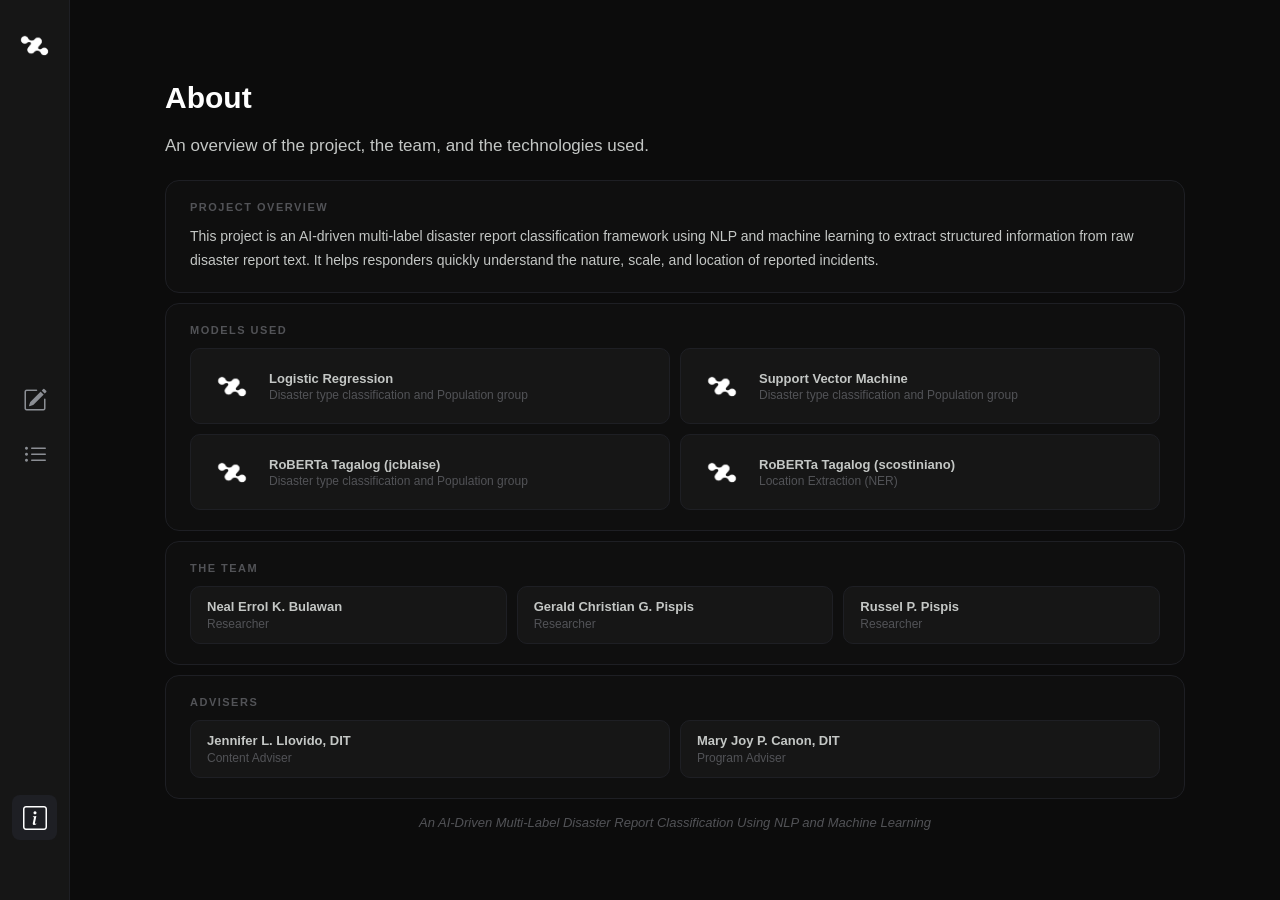
<file: frontend/about.html>
<!DOCTYPE html>
<html lang="en">
<head>
    <meta charset="UTF-8">
    <title>About</title>
    <link rel="icon" type="image/png" href="favicon.png">
    <link rel="stylesheet" href="https://cdn.jsdelivr.net/npm/bootstrap-icons@1.11.3/font/bootstrap-icons.min.css">
    <link rel="stylesheet" href="style.css">
</head>

<body>

    <!-- Sidebar navigation -->
    <nav class="sidebar">
        <div class="logo">
            <img src="logo.png" alt="Logo" class="logo-img">
        </div>
        <ul class="nav-links">
            <li>
                <button class="nav-item" onclick="window.location.href='index.html'" title="Classifier">
                    <i class="bi bi-pencil-square" style="font-size: 1.5rem;"></i>
                </button>
            </li>
            <li>
                <button class="nav-item" onclick="window.location.href='history.html'" title="History">
                    <i class="bi bi-list-ul" style="font-size: 1.5rem;"></i>
                </button>
            </li>
        </ul>
        <div class="sidebar-footer">
            <button class="nav-item active" title="About">
                <i class="bi bi-info-square" style="font-size: 1.5rem;"></i>
            </button>
        </div>
    </nav>

    <!-- Main content -->
    <div class="main-content">
        <div class="content-wrapper">
            <div class="about-container">

                <div class="about-header">
                    <h1 class="title">About</h1>
                    <p class="subtitle">An overview of the project, the team, and the technologies used.</p>
                </div>

                <!-- Project overview -->
                <div class="about-section">
                    <p class="about-section-title">Project Overview</p>
                    <p class="about-section-body">
                        This project is an AI-driven multi-label disaster report classification framework using NLP and machine learning to extract structured information from raw disaster report text. It helps responders quickly understand the nature, scale, and location of reported incidents.
                    </p>
                </div>

                <!-- Models used -->
                <div class="about-section">
                    <p class="about-section-title">Models Used</p>
                    <div class="about-model-list">
                        <div class="about-model-item">
                            <img src="logo.png" alt="Logo" class="logo-img">
                            <div>
                                <p class="about-model-name">Logistic Regression</p>
                                <p class="about-model-desc">Disaster type classification and Population group</p>
                            </div>
                        </div>
                        <div class="about-model-item">
                            <img src="logo.png" alt="Logo" class="logo-img">
                            <div>
                                <p class="about-model-name">Support Vector Machine</p>
                                <p class="about-model-desc">Disaster type classification and Population group</p>
                            </div>
                        </div>
                        <div class="about-model-item">
                            <img src="logo.png" alt="Logo" class="logo-img">
                            <div>
                                <p class="about-model-name">RoBERTa Tagalog (jcblaise)</p>
                                <p class="about-model-desc">Disaster type classification and Population group</p>
                            </div>
                        </div>
                        <div class="about-model-item">
                            <img src="logo.png" alt="Logo" class="logo-img">
                            <div>
                                <p class="about-model-name">RoBERTa Tagalog (scostiniano)</p>
                                <p class="about-model-desc">Location Extraction (NER)</p>
                            </div>
                        </div>
                    </div>
                </div>

                <!-- Research team -->
                <div class="about-section">
                    <p class="about-section-title">The Team</p>
                    <div class="members-grid">
                        <div class="member-card">
                            <p class="member-name">Neal Errol K. Bulawan</p>
                            <p class="member-role">Researcher</p>
                        </div>
                        <div class="member-card">
                            <p class="member-name">Gerald Christian G. Pispis</p>
                            <p class="member-role">Researcher</p>
                        </div>
                        <div class="member-card">
                            <p class="member-name">Russel P. Pispis</p>
                            <p class="member-role">Researcher</p>
                        </div>
                    </div>
                </div>

                <!-- Advisers -->
                <div class="about-section">
                    <p class="about-section-title">Advisers</p>
                    <div class="adviser-grid">
                        <div class="adviser-card">
                            <p class="adviser-name">Jennifer L. Llovido, DIT</p>
                            <p class="adviser-role">Content Adviser</p>
                        </div>
                        <div class="adviser-card">
                            <p class="adviser-name">Mary Joy P. Canon, DIT</p>
                            <p class="adviser-role">Program Adviser</p>
                        </div>
                    </div>
                </div>

                <p class="about-footer">An AI-Driven Multi-Label Disaster Report Classification Using NLP and Machine Learning</p>

            </div>
        </div>
    </div>

</body>
</html>
</file>
<file: frontend/style.css>
/* --- Root Variables --- */
:root {
    --bg-root:        #0c0c0c;
    --bg-primary:     #0f0f0f;
    --bg-secondary:   #161616;
    --bg-hover:       #111111;
    --border:         #1e1f24;
    --border-hover:   #3a3b3e;
    --text-primary:   #ffffff;
    --text-secondary: #c4c7c5;
    --text-muted:     #8b8e94;
    --text-dim:       #525357;
    --accent-green:   #4dff88;
    --accent-blue:    #4dadff;
    --accent-yellow:  #ffc107;
    --accent-red:     #ff6b6b;
    --sidebar-width:  70px;
}

/* --- Global Reset --- */
*, *::before, *::after {
    box-sizing: border-box;
}

body {
    font-family: Arial, sans-serif;
    background: var(--bg-root);
    margin: 0;
    padding: 0;
    display: flex;
    color: var(--text-primary);
}

/* --- Sidebar --- */
.sidebar {
    width: var(--sidebar-width);
    height: 100vh;
    background-color: var(--bg-secondary);
    border-right: 1px solid var(--border);
    display: flex;
    flex-direction: column;
    justify-content: space-between;
    align-items: center;
    position: fixed;
    padding: 20px 0;
    z-index: 1000;
}

.sidebar-brand {
    margin-bottom: 30px;
    color: var(--text-primary);
    font-size: 2rem;
}

.sidebar-footer {
    width: 100%;
    display: flex;
    justify-content: center;
    padding-bottom: 30px;
}

.logo-img {
    width: 50px;
    height: 50px;
    object-fit: contain;
    display: block;
}

.nav-links {
    list-style: none;
    padding: 0;
    margin: 0;
    width: 100%;
}

.nav-item {
    width: 45px;
    height: 45px;
    margin: 0 auto 10px;
    background: transparent;
    border: none;
    color: var(--text-muted);
    display: flex;
    justify-content: center;
    align-items: center;
    cursor: pointer;
    border-radius: 8px;
    transition: 0.2s;
}

.nav-item i {
    font-size: 1.4rem;
    color: inherit;
    display: flex;
}

.nav-item:hover,
.nav-item.active {
    background: var(--border);
    color: var(--text-primary);
}

/* --- Main Content --- */
.main-content {
    flex: 1;
    margin-left: var(--sidebar-width);
    min-height: 100vh;
    display: flex;
    align-items: center;
    justify-content: center;
}

.content-wrapper {
    width: 100%;
    max-width: 1100px;
    text-align: center;
    padding: 0 40px;
    margin: 0 auto;
}

.title {
    font-size: 30px;
    font-weight: bold;
    line-height: 1.4;
    margin-bottom: 20px;
}

.divider {
    width: 40px;
    height: 1px;
    background-color: #555;
    margin: 0 auto 20px;
}

.subtitle {
    color: var(--text-secondary);
    font-size: 17px;
    margin-bottom: 50px;
}

/* --- Search Bar --- */
.search-wrapper {
    position: relative;
    width: 100%;
    display: flex;
    align-items: center;
    justify-content: center;
}

.input-box {
    width: 100%;
    padding: 18px 50px 18px 25px;
    height: 110px;
    border-radius: 12px;
    background: transparent;
    border: 1px solid var(--border);
    font-size: 18px;
    color: var(--text-primary);
    outline: none;
}

.input-box::placeholder {
    color: #9e9e9e;
    opacity: 1;
}

.input-box:focus::placeholder {
    color: #4a4b50;
}

.input-box:-webkit-autofill {
    -webkit-text-fill-color: black;
    -webkit-box-shadow: 0 0 0px 1000px white inset;
    transition: background-color 5000s ease-in-out 0s;
}

.input-submit-btn {
    position: absolute;
    right: 20px;
    top: 50%;
    transform: translateY(-50%);
    background: none;
    border: none;
    color: var(--text-muted);
    cursor: pointer;
    padding: 0;
    font-size: 1.5rem;
    transition: 0.2s;
}

.input-submit-btn:hover { color: var(--text-primary); }

.input-box:-webkit-autofill ~ .input-submit-btn { color: black; }
.input-box:-webkit-autofill ~ .input-submit-btn:hover { color: #333; }

/* --- Loading Screen --- */
.loading-screen {
    display: none;
    position: fixed;
    inset: 0;
    background: rgba(8, 8, 8, 0.95);
    justify-content: center;
    align-items: center;
    z-index: 9999;
    backdrop-filter: blur(4px);
}

.loader-content {
    display: flex;
    flex-direction: column;
    align-items: center;
    justify-content: center;
    gap: 12px;
}

.loading-text {
    font-size: 16px;
    color: #afb2b1;
    display: block;
    margin: 10px 0;
    text-align: center;
    letter-spacing: 0.5px;
}

.spinner {
    width: 40px;
    height: 40px;
    border: 4px solid rgba(255, 255, 255, 0.1);
    border-top: 4px solid var(--text-primary);
    border-radius: 50%;
    animation: spin 0.8s linear infinite;
}

@keyframes spin { 100% { transform: rotate(360deg); } }

/* --- Result Page --- */
.result-container {
    text-align: center;
    padding: 60px 20px;
    color: var(--text-primary);
}

.result-container .subtitle {
    max-width: 800px;
    margin: 20px auto 40px;
    color: var(--text-muted);
    font-size: 16px;
    line-height: 1.6;
}

.report-display {
    background: var(--bg-primary);
    border: 1px solid var(--border);
    border-radius: 12px;
    padding: 20px 25px;
    margin: 0 auto 24px;
    max-width: 800px;
    text-align: left;
}

.report-label {
    font-size: 12px;
    text-transform: uppercase;
    letter-spacing: 1.5px;
    color: var(--text-dim);
    display: block;
    margin-bottom: 8px;
}

.report-text {
    font-size: 15px;
    color: var(--text-secondary);
    margin: 0;
    line-height: 1.6;
}

.report-divider {
    width: 100%;
    height: 1px;
    background: var(--border);
    margin: 14px 0;
}

/* --- Collapsible Sections --- */
.sections {
    display: flex;
    flex-direction: column;
    gap: 12px;
    max-width: 1100px;
    margin: 0 auto 32px;
    text-align: left;
}

.section-block { width: 100%; }

.section-header {
    width: 100%;
    display: flex;
    align-items: center;
    justify-content: space-between;
    background: var(--bg-primary);
    border: 1px solid var(--border);
    border-radius: 12px;
    padding: 16px 20px;
    cursor: pointer;
    color: var(--text-primary);
    transition: border-color 0.2s, border-radius 0.2s;
}

.section-block[data-open="true"] .section-header {
    border-bottom-left-radius: 0;
    border-bottom-right-radius: 0;
    border-bottom-color: transparent;
}

.section-header:hover { border-color: var(--border-hover); }

.section-header-left {
    display: flex;
    align-items: center;
    gap: 14px;
}

.section-icon { font-size: 1.2rem; color: var(--text-muted); }
.population-icon { color: var(--text-primary); }

.section-header-text {
    display: flex;
    flex-direction: column;
    gap: 3px;
    text-align: left;
}

.section-title {
    font-size: 15px;
    font-weight: bold;
    color: var(--text-primary);
}

.section-summary {
    font-size: 13px;
    color: var(--text-dim);
}

.section-header-right {
    display: flex;
    align-items: center;
    gap: 10px;
}

.section-chevron {
    font-size: 14px;
    color: var(--text-dim);
    transition: transform 0.25s ease;
}

.section-chevron.rotated { transform: rotate(180deg); }

.section-panel {
    max-height: 0;
    overflow: hidden;
    transition: max-height 0.35s ease;
    background: var(--bg-primary);
    border: 1px solid var(--border);
    border-top: none;
    border-bottom-left-radius: 12px;
    border-bottom-right-radius: 12px;
}

.section-panel.open { max-height: 800px; }

/* --- Agreement Badge --- */
.agreement-badge {
    display: inline-block;
    padding: 4px 12px;
    border-radius: 20px;
    font-size: 12px;
    font-weight: 500;
    white-space: nowrap;
}

.agreement-badge.agree {
    background: rgba(77, 255, 136, 0.1);
    border: 1px solid rgba(77, 255, 136, 0.3);
    color: var(--accent-green);
}

.agreement-badge.majority {
    background: rgba(77, 173, 255, 0.1);
    border: 1px solid rgba(77, 173, 255, 0.3);
    color: var(--accent-blue);
}

.agreement-badge.disagree {
    background: rgba(255, 193, 7, 0.1);
    border: 1px solid rgba(255, 193, 7, 0.3);
    color: var(--accent-yellow);
}

/* --- Model Cards --- */
.model-grid {
    display: grid;
    grid-template-columns: 1fr 1fr;
    gap: 16px;
    padding: 16px;
}

.model-grid-3 {
    grid-template-columns: 1fr 1fr 1fr;
}

.model-card {
    background: var(--bg-secondary);
    border: 1px solid var(--border);
    border-radius: 12px;
    padding: 20px;
    transition: border-color 0.3s ease;
}

.model-card:hover { border-color: var(--border-hover); }

.model-card-header {
    display: flex;
    justify-content: space-between;
    align-items: center;
    margin-bottom: 14px;
    padding-bottom: 14px;
    border-bottom: 1px solid var(--border);
}

.model-tag {
    font-size: 11px;
    text-transform: uppercase;
    letter-spacing: 1.5px;
    color: var(--text-muted);
    font-weight: bold;
}

.icon-box {
    width: 38px;
    height: 38px;
    background: var(--border);
    border-radius: 8px;
    display: flex;
    align-items: center;
    justify-content: center;
    color: var(--text-muted);
    flex-shrink: 0;
}

.model-prediction {
    font-size: 26px;
    font-weight: bold;
    color: var(--text-primary);
    margin: 0 0 4px;
}

.model-confidence {
    font-size: 13px;
    color: var(--text-dim);
    margin: 0 0 16px;
}

/* --- Confidence Bars --- */
.conf-bars { display: flex; flex-direction: column; gap: 8px; }
.conf-row  { display: flex; align-items: center; gap: 8px; }

.conf-label {
    font-size: 12px;
    color: var(--text-muted);
    width: 76px;
    flex-shrink: 0;
}

.conf-label-top { color: var(--text-primary); font-weight: bold; }

.conf-bar-track {
    flex: 1;
    height: 5px;
    background: var(--border);
    border-radius: 4px;
    overflow: hidden;
}

.conf-bar-fill {
    height: 100%;
    border-radius: 4px;
    transition: width 0.8s ease;
}

.conf-score {
    font-size: 12px;
    color: var(--text-dim);
    width: 38px;
    text-align: right;
    flex-shrink: 0;
}

.conf-score-top { color: var(--text-primary); font-weight: bold; }

/* Location panel */
.location-panel-content { padding: 16px; }

.location-card {
    display: flex;
    align-items: center;
    justify-content: space-between;
}

.location-card .model-prediction {
    margin-top: 8px;
    margin-bottom: 0;
}

/* --- Buttons --- */
.btn-row {
    display: flex;
    justify-content: center;
    gap: 16px;
    flex-wrap: wrap;
    margin-top: 8px;
}

.next-btn {
    font-size: 16px;
    padding: 14px 40px;
    background: transparent;
    color: var(--text-primary);
    border: 1px solid var(--border);
    border-radius: 10px;
    cursor: pointer;
    font-weight: 500;
    transition: all 0.2s ease;
}

.next-btn:hover {
    transform: scale(1.05);
    border-color: var(--text-primary);
}

.note {
    margin-top: 32px;
    font-size: 14px;
    color: var(--text-dim);
    font-style: italic;
}

/* --- Breakdown Page --- */
.breakdown-card {
    background: var(--bg-secondary);
    border: 1px solid var(--border);
    border-radius: 10px;
    padding: 14px 18px;
}

.breakdown-label {
    font-size: 11px;
    text-transform: uppercase;
    letter-spacing: 1.5px;
    color: var(--text-dim);
    display: block;
    margin-bottom: 8px;
    font-weight: bold;
}

.breakdown-value {
    font-size: 15px;
    color: var(--text-secondary);
    margin: 0;
    line-height: 1.6;
    word-break: break-word;
}

.breakdown-section-title {
    font-size: 11px;
    text-transform: uppercase;
    letter-spacing: 1.5px;
    color: var(--text-dim);
    margin: 0 0 8px;
    font-weight: bold;
}

.prediction-row-grid {
    display: grid;
    grid-template-columns: 1fr 1fr 1fr;
    gap: 10px;
}

.prediction-row-card {
    background: var(--bg-secondary);
    border: 1px solid var(--border);
    border-radius: 10px;
    padding: 12px 16px;
    display: flex;
    justify-content: space-between;
    align-items: center;
}

.prediction-badge {
    font-size: 13px;
    font-weight: bold;
}

.final-decision-card {
    background: var(--bg-secondary);
    border: 1px solid var(--border);
    border-radius: 12px;
    padding: 16px 20px;
}

.final-decision-inner {
    display: flex;
    justify-content: space-between;
    align-items: center;
    gap: 16px;
}

.final-decision-label {
    font-size: 14px;
    font-weight: bold;
    color: var(--text-primary);
    margin: 0 0 8px;
}

.final-decision-task {
    font-size: 13px;
    color: var(--text-dim);
    text-transform: uppercase;
    letter-spacing: 1.2px;
    margin: 0 0 4px;
}

.final-decision-value {
    font-size: 20px;
    font-weight: bold;
    color: var(--text-primary);
    margin: 0;
    text-align: right;
}

.final-decision-votes {
    display: flex;
    flex-direction: column;
    gap: 3px;
}

.vote-item  { font-size: 13px; color: var(--text-muted); }
.vote-match { color: var(--accent-green); }
.vote-miss  { color: var(--text-dim); }

.final-decision-result {
    text-align: right;
    flex-shrink: 0;
}

/* --- History Page --- */
.history-container {
    padding: 60px 0;
    width: 100%;
}

.history-header {
    display: flex;
    align-items: flex-end;
    justify-content: space-between;
    margin-bottom: 40px;
}

.history-header-text { text-align: left; }
.history-header-text .title    { margin-bottom: 8px; }
.history-header-text .subtitle { margin-bottom: 0; }

.clear-btn {
    font-size: 13px;
    padding: 10px 20px;
    background: transparent;
    color: var(--text-dim);
    border: 1px solid var(--border);
    border-radius: 8px;
    cursor: pointer;
    transition: all 0.2s;
    white-space: nowrap;
}

.clear-btn:hover { color: var(--accent-red); border-color: var(--accent-red); }

/* --- Table --- */
.table-wrapper {
    width: 100%;
    max-height: 580px;
    overflow-y: auto;
    border: 1px solid var(--border);
    border-radius: 14px;
}

.table-wrapper::-webkit-scrollbar { width: 6px; }
.table-wrapper::-webkit-scrollbar-track { background: transparent; }
.table-wrapper::-webkit-scrollbar-thumb { background: #2a2b30; border-radius: 4px; }
.table-wrapper::-webkit-scrollbar-thumb:hover { background: #3a3b40; }

table {
    width: 100%;
    border-collapse: collapse;
    table-layout: fixed;
}

thead {
    position: sticky;
    top: 0;
    z-index: 10;
    background: var(--bg-secondary);
}

thead tr { border-bottom: 1px solid var(--border); }

th {
    padding: 14px 16px;
    text-align: left;
    font-size: 11px;
    text-transform: uppercase;
    letter-spacing: 1.5px;
    color: var(--text-dim);
    font-weight: bold;
}

.history-row {
    border-bottom: none;
    transition: background 0.15s;
    cursor: pointer;
}

.history-row:hover { background: var(--bg-hover); }

.history-row td {
    padding: 14px 16px;
    font-size: 14px;
    color: var(--text-secondary);
    vertical-align: middle;
    border-top: 1px solid var(--border);
    text-align: left;
}

table th:nth-child(1), table td:nth-child(1) { width: 160px; }
table th:nth-child(2), table td:nth-child(2) { width: auto; }
table th:nth-child(3), table td:nth-child(3) { width: 160px; }
table th:nth-child(4), table td:nth-child(4) { width: 140px; }
table th:nth-child(5), table td:nth-child(5) { width: 130px; }
table th:nth-child(6), table td:nth-child(6) { width: 50px; }

.decision-row td { padding: 0; border: none; }

.decision-panel {
    max-height: 0;
    overflow: hidden;
    transition: max-height 0.3s ease;
    border-top: none;
}

.decision-panel.open {
    max-height: 320px;
    border-top: 1px solid var(--border);
}

.decision-location-banner {
    display: flex;
    align-items: center;
    gap: 14px;
    background: var(--bg-secondary);
    border: 1px solid var(--border);
    border-radius: 10px;
    padding: 12px 16px;
    margin: 14px 16px 12px;
}

.decision-location-icon {
    width: 36px;
    height: 36px;
    background: var(--border);
    border-radius: 8px;
    display: flex;
    align-items: center;
    justify-content: center;
    flex-shrink: 0;
}

.decision-location-banner > div:last-child {
    display: flex;
    flex-direction: column;
    justify-content: center;
    gap: 3px;
    align-items: flex-start;
}

.decision-location-label {
    font-size: 11px;
    text-transform: uppercase;
    letter-spacing: 1.2px;
    color: var(--text-dim);
    font-weight: bold;
    margin: 0;
}

.decision-location-value {
    font-size: 16px;
    font-weight: bold;
    color: var(--text-primary);
    margin: 0;
}

.decision-grid {
    display: grid;
    grid-template-columns: 1fr 1fr;
    gap: 12px;
    padding: 14px 16px;
    background: #0a0a0a;
    border-bottom: 1px solid var(--border);
}

.decision-card {
    background: var(--bg-secondary);
    border: 1px solid var(--border);
    border-radius: 10px;
    padding: 12px 16px;
}

.decision-card-title {
    font-size: 11px;
    text-transform: uppercase;
    letter-spacing: 1.2px;
    color: var(--text-dim);
    margin: 0 0 10px;
    font-weight: bold;
}

.decision-model-label { font-size: 12px; color: var(--text-muted); }
.decision-value       { font-size: 13px; font-weight: bold; }

.expand-btn {
    background: transparent;
    border: none;
    cursor: pointer;
    color: var(--text-dim);
    padding: 4px 8px;
    border-radius: 6px;
    transition: all 0.2s;
}

.expand-btn:hover { background: var(--border); color: var(--text-primary); }

.expand-chevron {
    font-size: 13px;
    transition: transform 0.25s ease;
    display: block;
}

.expand-chevron.rotated { transform: rotate(180deg); }

.incident-pill {
    background: var(--border);
    border-radius: 8px;
    padding: 7px 14px;
    font-size: 13px;
    color: var(--text-secondary);
    display: block;
    text-align: left;
    max-width: 100%;
    white-space: normal;
    word-break: break-word;
}

.disaster-type {
    font-weight: bold;
    display: flex;
    align-items: center;
    gap: 8px;
}

.disaster-type i { font-size: 1rem; }

/* --- Badges --- */
.badge         { font-size: 13px; font-weight: bold; }
.badge-large   { color: #15803d; }
.badge-medium  { color: #22c55e; }
.badge-small   { color: #86efac; }
.badge-unknown { color: var(--text-muted); }

.location-cell { color: var(--text-muted); font-size: 13px; }

.table-footer {
    margin-top: 24px;
    font-size: 13px;
    color: var(--text-dim);
    text-align: center;
    font-style: italic;
}

/* --- About Page --- */
.about-container { padding: 40px 0; width: 100%; text-align: left; }
.about-header    { margin-bottom: 24px; }
.about-header .title    { margin-bottom: 4px; }
.about-header .subtitle { margin-bottom: 0; }

.about-section {
    background: var(--bg-primary);
    border: 1px solid var(--border);
    border-radius: 14px;
    padding: 20px 24px;
    margin-bottom: 10px;
}

.about-section-title {
    font-size: 11px;
    text-transform: uppercase;
    letter-spacing: 1.5px;
    color: var(--text-dim);
    font-weight: bold;
    margin: 0 0 12px;
}

.about-section-body {
    font-size: 14px;
    color: var(--text-secondary);
    line-height: 1.7;
    margin: 0;
}

.members-grid {
    display: grid;
    grid-template-columns: repeat(3, 1fr);
    gap: 10px;
}

.member-card,
.adviser-card {
    background: var(--bg-secondary);
    border: 1px solid var(--border);
    border-radius: 10px;
    padding: 12px 16px;
    transition: border-color 0.2s;
}

.adviser-grid {
    display: grid;
    grid-template-columns: repeat(2, 1fr);
    gap: 10px;
}

.member-card:hover,
.adviser-card:hover  { border-color: var(--border-hover); }

.member-name,
.adviser-name { font-size: 13px; font-weight: bold; color: var(--text-secondary); margin: 0 0 3px; }

.member-role,
.adviser-role { font-size: 12px; color: var(--text-dim); margin: 0; }

.about-model-list {
    display: grid;
    grid-template-columns: 1fr 1fr;
    gap: 10px;
}

.about-model-item {
    background: var(--bg-secondary);
    border: 1px solid var(--border);
    border-radius: 10px;
    padding: 12px 16px;
    display: flex;
    align-items: center;
    gap: 12px;
}

.about-model-icon {
    width: 34px;
    height: 34px;
    background: var(--border);
    border-radius: 8px;
    display: flex;
    align-items: center;
    justify-content: center;
    color: var(--text-muted);
    font-size: 1rem;
    flex-shrink: 0;
}

.about-model-name { font-size: 13px; font-weight: bold; color: var(--text-secondary); margin: 0 0 2px; }
.about-model-desc { font-size: 12px; color: var(--text-dim); margin: 0; }

.about-footer {
    margin-top: 16px;
    font-size: 13px;
    color: var(--text-dim);
    text-align: center;
    font-style: italic;
}

/* --- Responsive --- */
@media (max-width: 900px) {
    .model-grid-3 { grid-template-columns: 1fr 1fr; }
    .members-grid { grid-template-columns: repeat(2, 1fr); }
    .prediction-row-grid { grid-template-columns: 1fr; }
}

@media (max-width: 700px) {
    .sidebar {
        width: 100%;
        height: var(--sidebar-width);
        flex-direction: row;
        border-right: none;
        border-bottom: 1px solid var(--border);
        padding: 0 16px;
        position: fixed;
        top: 0;
        left: 0;
    }

    .sidebar-brand { margin-bottom: 0; font-size: 1.4rem; }

    .sidebar-footer { display: none; }

    .nav-links {
        display: flex;
        flex-direction: row;
        width: auto;
        gap: 4px;
    }

    .nav-item { margin: 0; }

    .main-content {
        margin-left: 0;
        margin-top: var(--sidebar-width);
    }

    .content-wrapper { padding: 0 20px; }

    .title { font-size: 22px; }
    .subtitle { font-size: 15px; }

    .input-box { height: 90px; font-size: 15px; }

    .model-grid,
    .model-grid-3      { grid-template-columns: 1fr; }

    .decision-grid     { grid-template-columns: 1fr; }

    .members-grid,
    .adviser-grid,
    .about-model-list  { grid-template-columns: 1fr; }

    .history-header    { flex-direction: column; align-items: flex-start; gap: 16px; }

    .btn-row           { flex-direction: column; align-items: center; }

    table th:nth-child(3),
    table td:nth-child(3),
    table th:nth-child(4),
    table td:nth-child(4) { display: none; }
}
</file>
